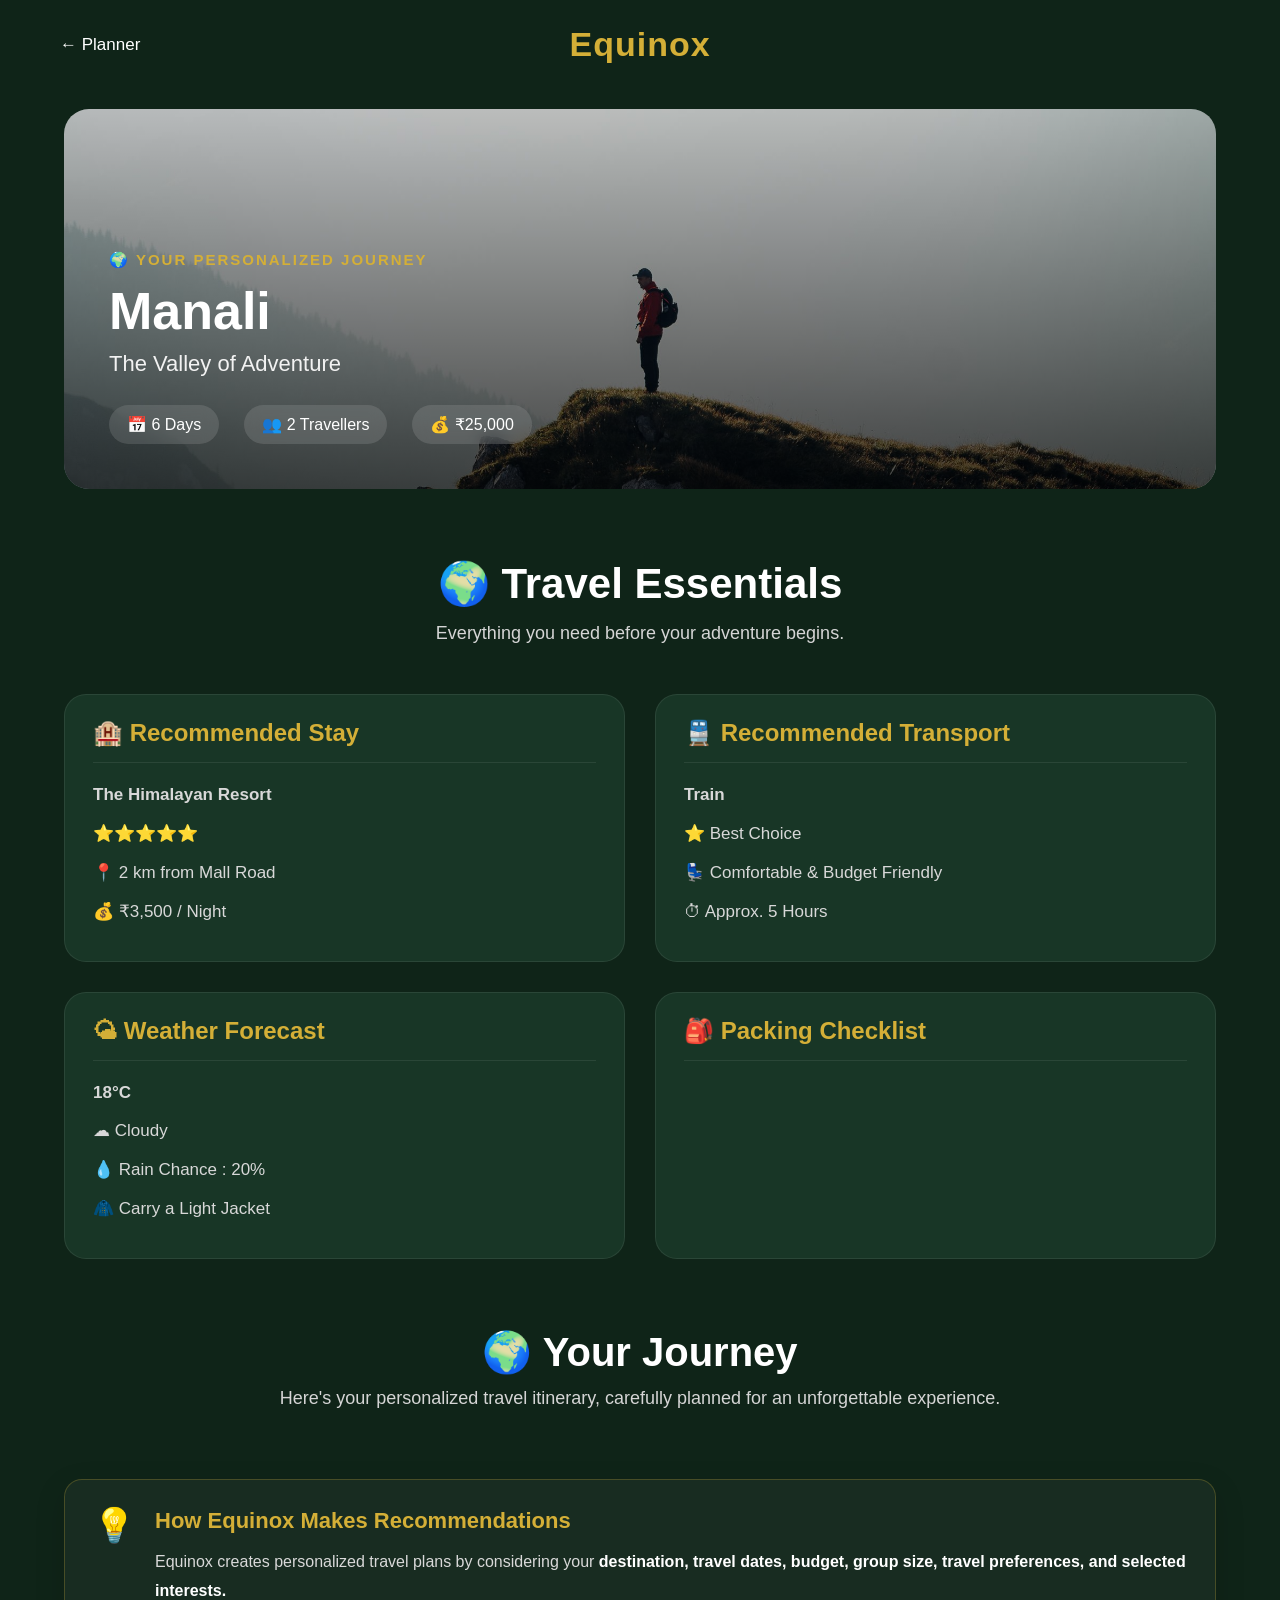
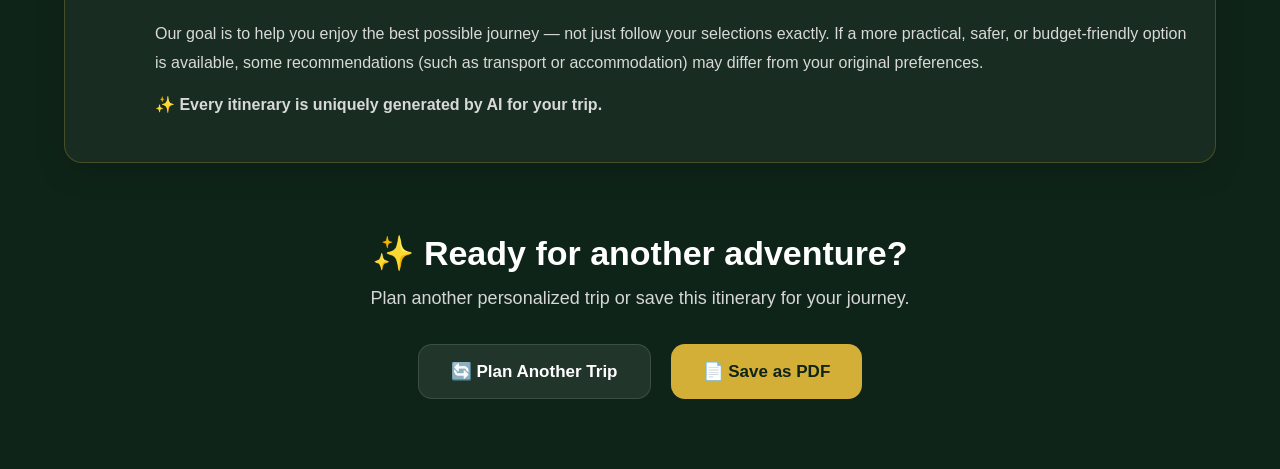
<file: itinerary.html>
<!DOCTYPE html>
<html lang="en">

<head>

    <meta charset="UTF-8">

    <meta name="viewport" content="width=device-width, initial-scale=1.0">

    <title>Equinox | Your Travel Plan</title>

    <link rel="stylesheet" href="css/style.css">

    <link rel="stylesheet" href="css/itinerary.css">

</head>

<body>
    <!-- Header -->

    <header class="page-header">

    <a href="planner.html" class="back-link">
        ← Planner
    </a>

    <h1>Equinox</h1>

    <div class="header-space"></div>

</header>

    <!-- Hero Section -->

    <section class="itinerary-hero">

        <div class="hero-overlay">

            <div class="hero-content">

                <p class="hero-label">
                    🌍 YOUR PERSONALIZED JOURNEY
                </p>

                <h2 class="hero-title" id="heroDestination">
    Manali
</h2>

                <p class="hero-subtitle" id="heroSubtitle">
                    The Valley of Adventure
                </p>

                <div class="hero-trip-info">

                    <span id="heroDays">📅 6 Days</span>

<span id="heroTravellers">👥 2 Travellers</span>

<span id="heroBudget">💰 ₹25,000</span>

                </div>

            </div>

        </div>

    </section>

    <!-- Trip Essentials -->

<section class="trip-essentials">

    <h2 class="essentials-heading">
    🌍 Travel Essentials
    </h2>

    <p class="essentials-subtitle">
        Everything you need before your adventure begins.
    </p>

    <div class="essentials-grid">

        <!-- Stay -->

        <div class="essential-card">

            <h3>🏨 Recommended Stay</h3>

<p class="essential-title" id="hotelName">
    The Himalayan Resort
</p>

<p>⭐⭐⭐⭐⭐</p>

<p id="hotelDistance">📍 2 km from Mall Road</p>

<p id="hotelPrice">💰 ₹3,500 / Night</p>

        </div>

        <!-- Transport -->

        <div class="essential-card">

            <h3>🚆 Recommended Transport</h3>

<p class="essential-title" id="transportType">
    Train
</p>

<p>⭐ Best Choice</p>

<p id="transportReason">💺 Comfortable & Budget Friendly</p>

<p id="transportTime">⏱ Approx. 5 Hours</p>

        </div>

        <!-- Weather -->

        <div class="essential-card">

            <h3>🌤 Weather Forecast</h3>

<p class="essential-title" id="weatherTemp">
    18°C
</p>

<p id="weatherCondition">☁ Cloudy</p>

<p id="rainChance">💧 Rain Chance : 20%</p>

<p id="weatherAdvice">🧥 Carry a Light Jacket</p>
        </div>

        <!-- Packing -->

        <div class="essential-card">

            <h3>🎒 Packing Checklist</h3>
            <div id="packingList"></div>
        </div>

    </div>

<section class="journey-section">

    <h2 class="journey-heading">
        🌍 Your Journey
    </h2>

    <p class="journey-subtitle">
        Here's your personalized travel itinerary, carefully planned for an unforgettable experience.
    </p>

    <div id="itineraryContainer">

    </div>

</section>

<!-- AI Recommendation Notice -->

<div class="ai-notice">

    <div class="notice-icon">
        💡
    </div>

    <div class="notice-content">

        <h3>
            How Equinox Makes Recommendations
        </h3>

        <p>

            Equinox creates personalized travel plans by considering your
            <strong>destination, travel dates, budget, group size,
            travel preferences, and selected interests.</strong>

        </p>

        <p>

            Our goal is to help you enjoy the best possible journey —
            not just follow your selections exactly.

            If a more practical, safer, or budget-friendly option is available,
            some recommendations (such as transport or accommodation)
            may differ from your original preferences.

        </p>

        <p class="notice-footer">

            ✨ Every itinerary is uniquely generated by AI for your trip.

        </p>

    </div>

</div>

<div class="final-section">

    <h2>✨ Ready for another adventure?</h2>

    <p>
        Plan another personalized trip or save this itinerary for your journey.
    </p>

    <div class="final-buttons">

        <button id="planAgainBtn" class="action-btn secondary-btn">

            🔄 Plan Another Trip

        </button>

        <button id="downloadBtn" class="action-btn primary-btn">

            📄 Save as PDF

        </button>

    </div>

</div>
<script src="js/itinerary.js"></script>

</body>
</html>
</file>
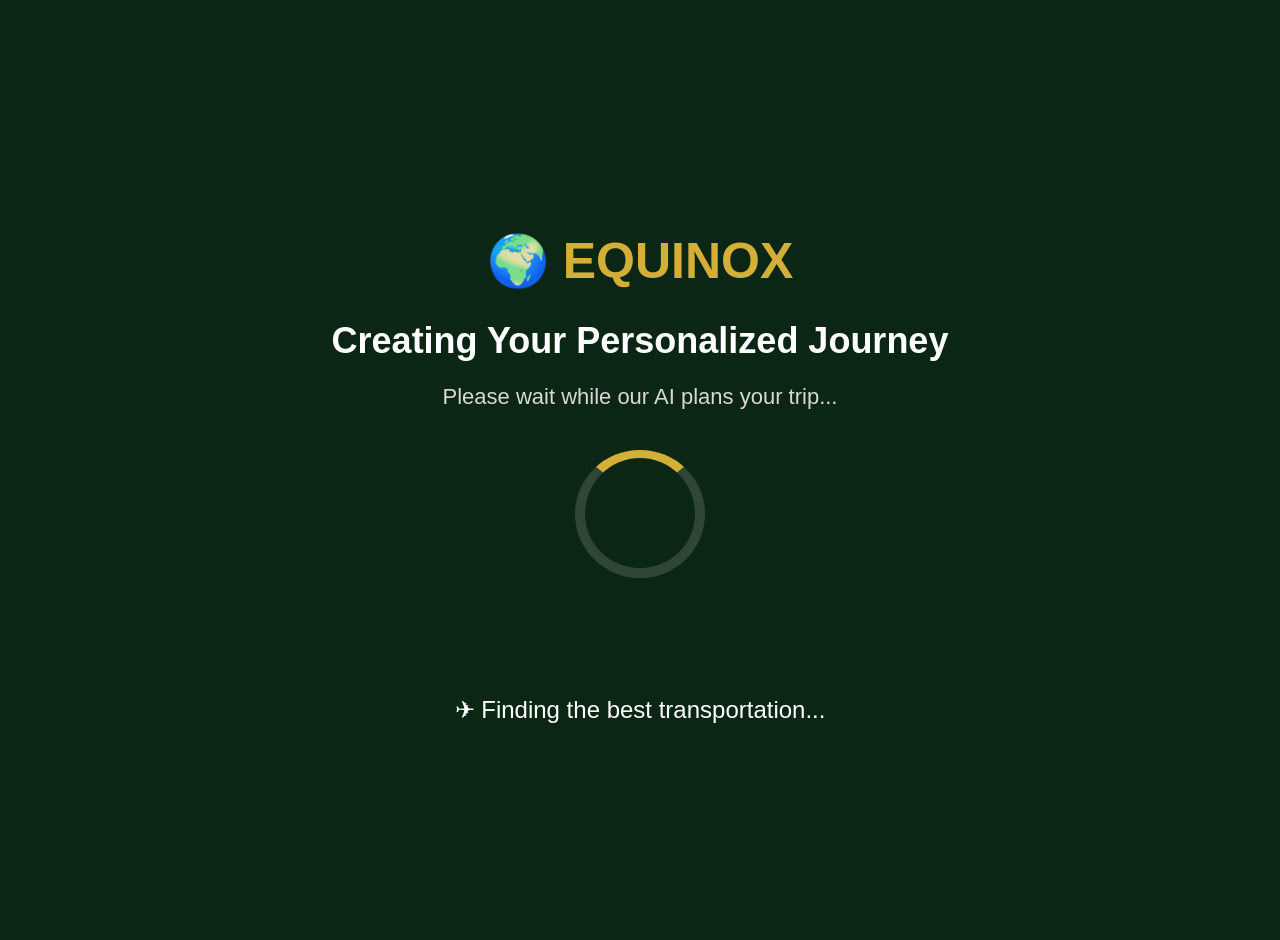
<file: loading.html>
<!DOCTYPE html>
<html lang="en">

<head>

    <meta charset="UTF-8">

    <meta name="viewport"
        content="width=device-width, initial-scale=1.0">

    <title>Equinox | Creating Journey</title>

    <link rel="stylesheet"
        href="css/loading.css">

</head>

<body>

    <div class="loading-container">

        <h1>🌍 EQUINOX</h1>

        <h2>Creating Your Personalized Journey</h2>

        <p>Please wait while our AI plans your trip...</p>

        <div class="loader"></div>

        <div class="steps">

    <div class="steps" id="steps">

</div>

</div>

    </div>
<script src="js/gemini.js"></script>
<script src="js/loading.js"></script>

</body>

</html>
</file>
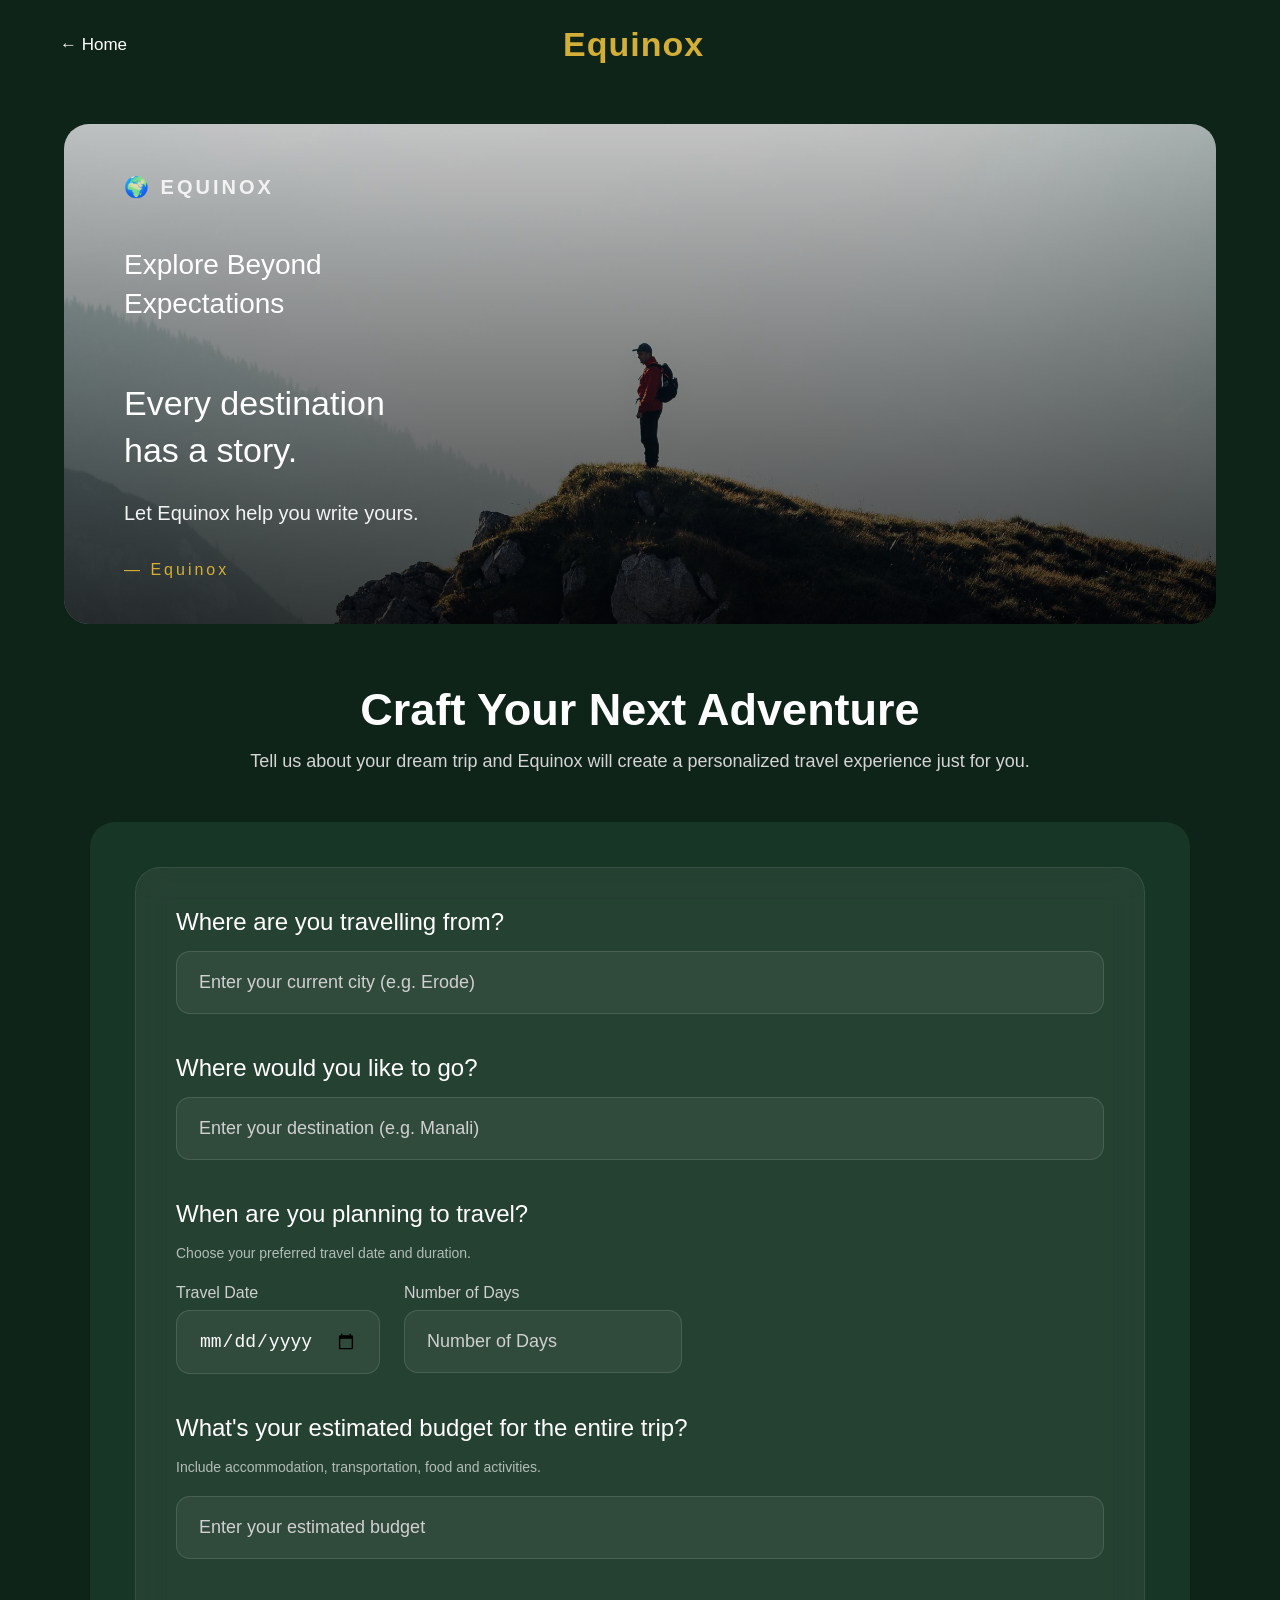
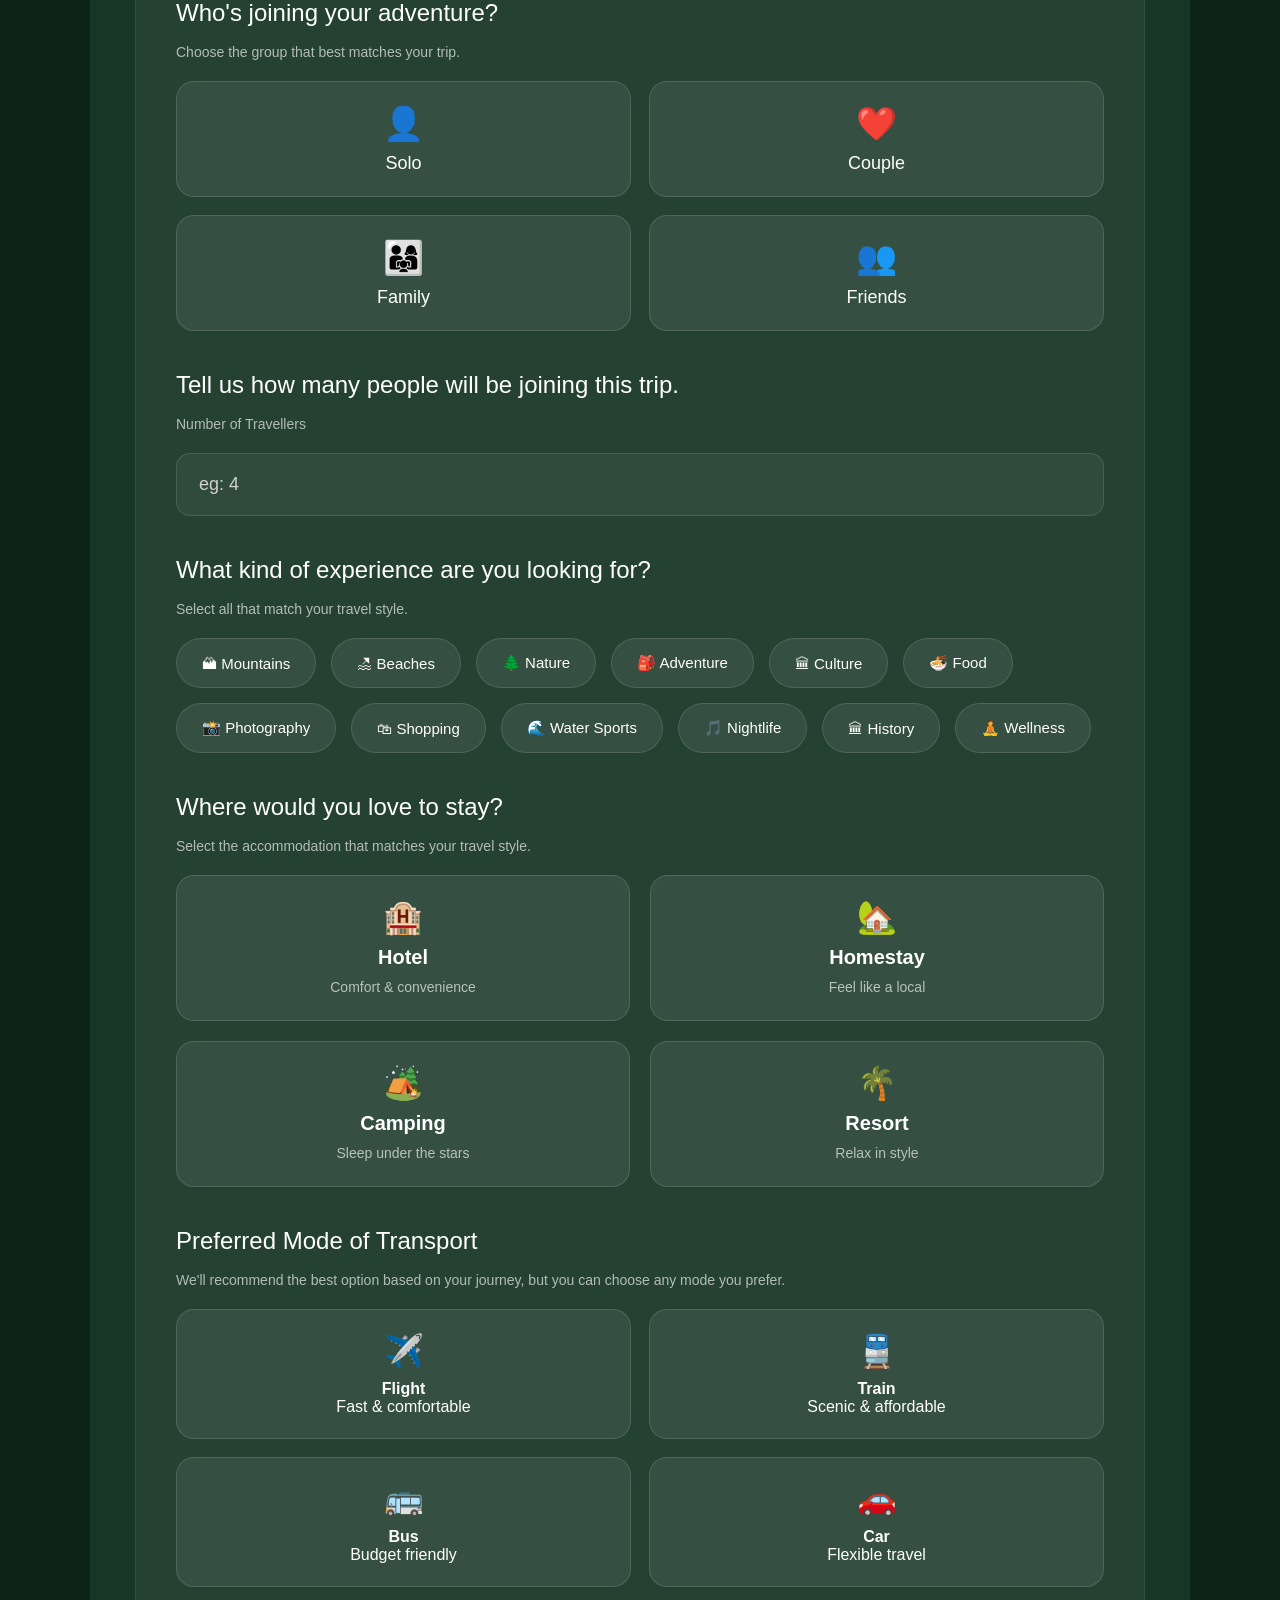
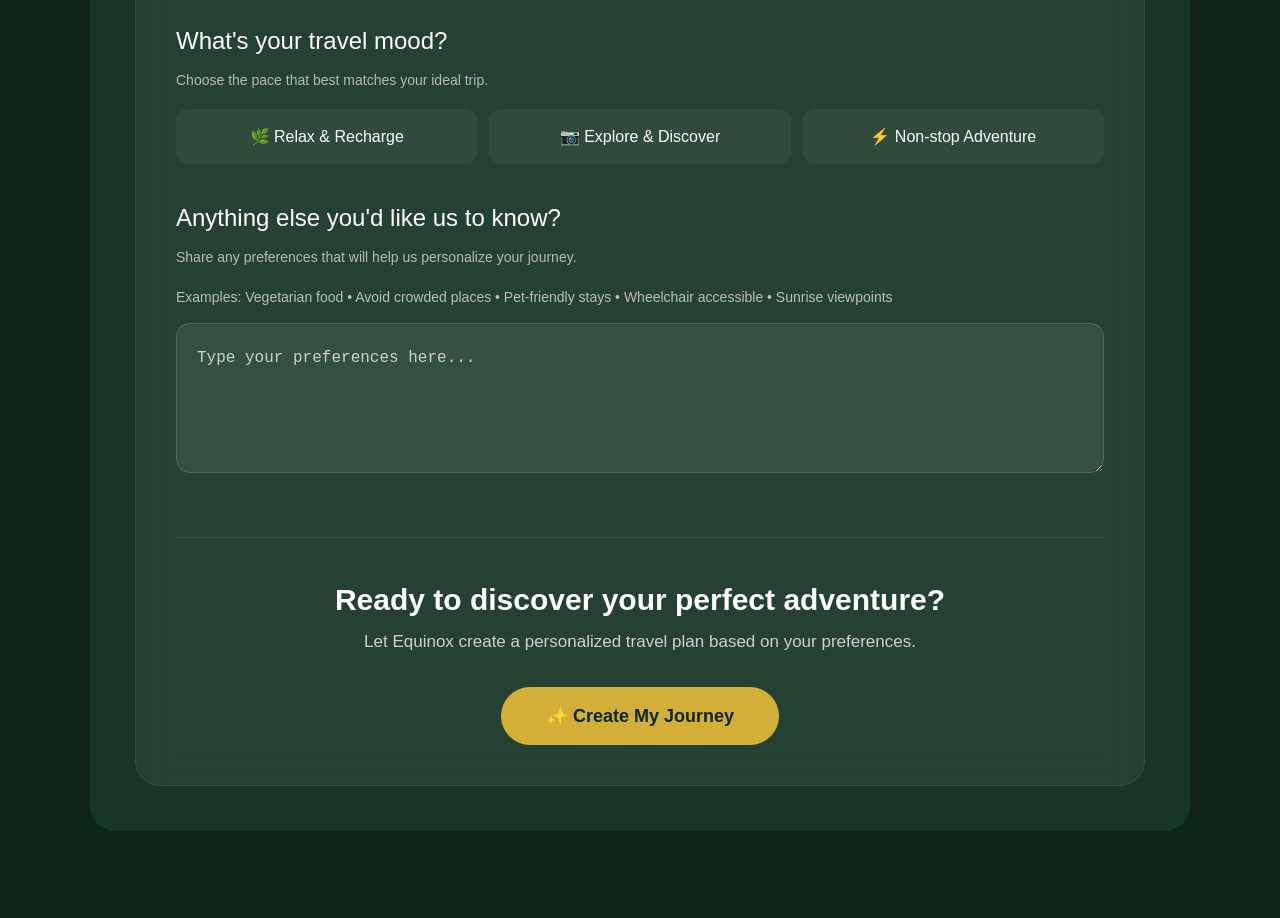
<file: planner.html>
<!DOCTYPE html>
<html lang="en">

<head>

    <meta charset="UTF-8">

    <meta name="viewport" content="width=device-width, initial-scale=1.0">

    <title>Equinox Planner</title>

    <link rel="stylesheet" href="css/style.css">

</head>

<body>

<header class="page-header">

    <a href="index.html" class="back-link">
        ← Home
    </a>

    <h1>Equinox</h1>

    <div class="header-space"></div>

</header>


<!-- Hero Section -->

<section class="planner-hero">

    <div class="planner-image">

        <div class="image-overlay">

            <div class="image-top">

                <p class="image-brand">🌍 EQUINOX</p>

                <h3>Explore Beyond Expectations</h3>

            </div>

            <div class="image-bottom">

                <h2>
                    Every destination has a story.
                </h2>

                <p>
                    Let Equinox help you write yours.
                </p>

                <span>— Equinox</span>

            </div>

        </div>

    </div>

</section>


<!-- Planner Heading -->

<section class="planner-title">

    <h2>Craft Your Next Adventure</h2>

    <p>
        Tell us about your dream trip and Equinox will create
        a personalized travel experience just for you.
    </p>

</section>


<!-- Planner Form -->

<section class="planner-container">

    
    <div class="planner-form">
<div class="planner-card">

    <!-- Current Location -->

<div class="form-section">

    <h3>Where are you travelling from?</h3>

    <input
        type="text"
        id="current-location"
        placeholder="Enter your current city (e.g. Erode)">

</div>

    <!-- Destination -->
    <div class="form-section">
        <h3>Where would you like to go?</h3>

        <input
            type="text"
            id="destination"
            placeholder="Enter your destination (e.g. Manali)">
    </div>

    <!-- Travel Dates -->
    <div class="form-section">
        <h3>When are you planning to travel?</h3>

        <p class="section-note">
            Choose your preferred travel date and duration.
        </p>

        <div class="input-row">

            <div class="input-box">
    <label for="travel-date">Travel Date</label>
    <input type="date" id="travel-date">
</div>

            <div class="input-box">
    <label for="days">Number of Days</label>
    <input
        type="number"
        id="days"
        placeholder="Number of Days"
        min="1">
</div>

        </div>
    </div>

    <!-- Budget -->
<div class="form-section">

    <h3>What's your estimated budget for the entire trip?</h3>

    <p class="section-note">
        Include accommodation, transportation, food and activities.
    </p>

    <input
        type="number"
        id="budget"
        placeholder="Enter your estimated budget"
        min="0">

</div>



<!-- Travel Group -->
<div class="form-section">

    <h3>Who's joining your adventure?</h3>

    <p class="section-note">
        Choose the group that best matches your trip.
    </p>

    <div class="travel-group">

        <button type="button" class="group-card" data-group="Solo">
            <span class="group-icon">👤</span>
            <span class="group-title">Solo</span>
        </button>

        <button type="button" class="group-card" data-group="Couple">
            <span class="group-icon">❤️</span>
            <span class="group-title">Couple</span>
        </button>

        <button type="button" class="group-card" data-group="Family">
            <span class="group-icon">👨‍👩‍👧</span>
            <span class="group-title">Family</span>
        </button>

        <button type="button" class="group-card" data-group="Friends">
            <span class="group-icon">👥</span>
            <span class="group-title">Friends</span>
        </button>

    </div>

</div>

<!-- Travelers -->
<div class="form-section">

    <h3>Tell us how many people will be joining this trip.</h3>

    <p class="section-note">
        Number of Travellers    </p>

    <input
        type="number"
        id="travellers"
        placeholder="eg: 4"
        min="1">

</div>

<!-- Travel Interests -->
<div class="form-section">

    <h3>What kind of experience are you looking for?</h3>

    <p class="section-note">
        Select all that match your travel style.
    </p>

    <div class="interest-grid">

        <button type="button" class="interest-btn" data-interest="Mountains">🏔 Mountains</button>
        <button type="button" class="interest-btn" data-interest="Beaches">🏖 Beaches</button>
        <button type="button" class="interest-btn" data-interest="Nature">🌲 Nature</button>
        <button type="button" class="interest-btn" data-interest="Adventure">🎒 Adventure</button>
        <button type="button" class="interest-btn" data-interest="Culture">🏛 Culture</button>
        <button type="button" class="interest-btn" data-interest="Food">🍜 Food</button>
        <button type="button" class="interest-btn" data-interest="Photography">📸 Photography</button>
        <button type="button" class="interest-btn" data-interest="Shopping">🛍 Shopping</button>
        <button type="button" class="interest-btn" data-interest="Water Sports">🌊 Water Sports</button>
        <button type="button" class="interest-btn" data-interest="Nightlife">🎵 Nightlife</button>
        <button type="button" class="interest-btn" data-interest="History">🏛 History</button>
        <button type="button" class="interest-btn" data-interest="Wellness">🧘 Wellness</button>

    </div>

</div>

<!-- Accommodation -->

<div class="form-section">

    <h3>Where would you love to stay?</h3>

    <p class="section-note">
        Select the accommodation that matches your travel style.
    </p>

    <div class="accommodation-grid">

        <button type="button" class="stay-card" data-stay="Hotel">

            <span class="stay-icon">🏨</span>

            <h4>Hotel</h4>

            <p>Comfort & convenience</p>

        </button>

        <button type="button" class="stay-card" data-stay="Homestay">

            <span class="stay-icon">🏡</span>

            <h4>Homestay</h4>

            <p>Feel like a local</p>

        </button>

        <button type="button" class="stay-card" data-stay="Camping">

            <span class="stay-icon">🏕️</span>

            <h4>Camping</h4>

            <p>Sleep under the stars</p>

        </button>

        <button type="button" class="stay-card" data-stay="Resort">

            <span class="stay-icon">🌴</span>

            <h4>Resort</h4>

            <p>Relax in style</p>

        </button>

    </div>

</div>

<div class="form-section">

    <h3>Preferred Mode of Transport</h3>

    <p class="section-note">
        We'll recommend the best option based on your journey,
but you can choose any mode you prefer.
    </p>

    <div class="travel-group">

        <div class="travel-card" data-transport="Flight">
            <span class="travel-icon">✈️</span>
            <h4>Flight</h4>
            <p>Fast & comfortable</p>
        </div>

        <div class="travel-card" data-transport="Train">
            <span class="travel-icon">🚆</span>
            <h4>Train</h4>
            <p>Scenic & affordable</p>
        </div>

        <div class="travel-card" data-transport="Bus">
            <span class="travel-icon">🚌</span>
            <h4>Bus</h4>
            <p>Budget friendly</p>
        </div>

        <div class="travel-card" data-transport="Car">
            <span class="travel-icon">🚗</span>
            <h4>Car</h4>
            <p>Flexible travel</p>
        </div>

    </div>

</div>

<!-- Travel Mood -->

<div class="form-section">

    <h3>What's your travel mood?</h3>

    <p class="section-note">
        Choose the pace that best matches your ideal trip.
    </p>

    <div class="mood-selector">

        <div class="mood-option" data-mood="Relax & Recharge">
            🌿 Relax & Recharge
        </div>

        <div class="mood-option" data-mood="Explore & Discover">
            📷 Explore & Discover
        </div>

        <div class="mood-option" data-mood="Non-stop Adventure">
            ⚡ Non-stop Adventure
        </div>

    </div>

</div>

<div class="form-section">

    <h3>Anything else you'd like us to know?</h3>

    <p class="section-note">
    Share any preferences that will help us personalize your journey.
</p>

<p class="example-note">
    Examples: Vegetarian food • Avoid crowded places • Pet-friendly stays • Wheelchair accessible • Sunrise viewpoints
</p>

<textarea id="preferences" rows="6"
placeholder="Type your preferences here..."></textarea>

</div>

<div class="planner-footer">

    <h2>Ready to discover your perfect adventure?</h2>

    <p>
        Let Equinox create a personalized travel plan based on your preferences.
    </p>

    <button class="generate-btn" id="createJourney">
    ✨ Create My Journey
</button>

</div>

</div>
    </div>
    
</section>
<script src="js/gemini.js"></script>
<script src="js/planner.js"></script>
</body>

</html>
</file>
<file: css/style.css>
*{
    margin:0;
    padding:0;
    box-sizing:border-box;
}

body{
    background-color:#0F2418;
    color:white;
    font-family:Arial, sans-serif;
}
nav{
    padding:25px 60px;
}

nav h2{
    color:#0F2418;
    font-size:24px;
    font-weight:600;
    letter-spacing:1px;
}
nav h2{
    transition:0.3s;
    cursor:pointer;
}

nav h2:hover{
    color:white;
}
.hero{
    text-align:center;
    margin-top:120px;
}

.hero h1{
    font-family:'Bodoni Moda', serif;
    font-size:80px;
    font-weight:600;
    color:white;
}

.hero h1::after{
    content:"";
    display:block;
    width:120px;
    height:2px;
    background:#b9992e;
    margin:0 auto 0;
}

.hero p{
    margin-top:15px;
    font-size:20px;
    color:#cfcfcf;
    letter-spacing:1px;
}

.hero button{
    margin-top:40px;
    padding:16px 42px;
    background:#D4AF37;
    color:#0B1426;
    border:none;
    border-radius:40px;
    font-size:17px;
    font-weight:600;
    cursor:pointer;

    transition:0.3s;
}

.hero button:hover{
    transform:translateY(-3px);
}

.destinations{
    width:80%;
    margin:120px auto;
}

.destinations h2{
    text-align:center;
    margin-bottom:40px;
    color:#D4AF37;
    font-size:32px;
}

.cards{
    display:flex;
    gap:20px;
}

.left-column{
    flex:2;
    display:flex;
    flex-direction:column;
    gap:20px;
}

.right-column{
    flex:1;
    display:flex;
    flex-direction:column;
    gap:20px;
}

.large{
    height:300px;
}

.small{
    height:140px;
}

.card{
    border-radius:20px;
    display:flex;
    justify-content:center;
    align-items:center;
    overflow:hidden;
    position:relative;
    cursor:pointer;
}

.card::before{
    content:"";
    position:absolute;
    top:0;
    left:0;
    width:100%;
    height:100%;
    background:rgba(0,0,0,0.30);
}

.card h3{
    position:absolute;
    bottom:25px;
    left:25px;

    color:white;
    font-size:28px;
    font-weight:600;

    z-index:2;
}

.manali{
    background-image:url("../assets/images/manali.jpg");
    background-size:cover;
    background-position:center;
    transition:transform 0.5s ease;
}

.ooty{
    background-image:url("../assets/images/ooty.jpg");
    background-size:cover;
    background-position:center;
    transition:transform 0.5s ease;
}

.kashmir{
    background-image:url("../assets/images/kashmir.jpg");
    background-size:cover;
    background-position:center;
    transition:transform 0.5s ease;
}

.munnar{
    background-image:url("../assets/images/munnar.jpg");
    background-size:cover;
    background-position:center;
    transition:transform 0.5s ease;
}

.goa{
    background-image:url("../assets/images/goa.jpg");
    background-size:cover;
    background-position:center;
    transition:transform 0.5s ease;
}

.jaipur{
    background-image:url("../assets/images/jaipur.jpg");
    background-size:cover;
    background-position:center;
    transition:transform 0.5s ease;
}

.card{
    transition:transform 0.4s ease,
               box-shadow 0.4s ease;
}

.card:hover{
    transform:translateY(-8px);
    box-shadow:0 15px 35px rgba(0,0,0,0.35);
}

.card-text{
    position:absolute;
    left:25px;
    bottom:25px;
    z-index:2;
}

.card-text h3{
    margin:0;
    font-size:30px;
    color:white;
}

.card-text p{
    margin-top:6px;
    color:#dddddd;
    font-size:15px;
}

.stats{
    width:80%;
    margin:100px auto;

    display:flex;
    justify-content:space-evenly;
    align-items:center;
}

.stat-card{
    text-align:center;
}

.stat-card h2{
    color:#D4AF37;
    font-size:52px;
    margin-bottom:10px;
}

.stat-card p{
    color:#d8d8d8;
    font-size:18px;
}

.why-us{
    width:85%;
    margin:120px auto;
}

.why-us h2{
    text-align:center;
    color:#D4AF37;
    margin-bottom:50px;
    font-size:36px;
}

.why-container{
    display:flex;
    gap:30px;
}

.why-card{
    background:#183626;
    padding:35px;
    border-radius:20px;
    flex:1;
    transition:.3s;
}

.why-card:hover{
    transform:translateY(-8px);
}

.why-card h3{
    color:white;
    margin-bottom:20px;
}

.why-card p{
    color:#cfcfcf;
    line-height:1.8;
}

footer{
    margin-top:120px;
    padding:50px;
    text-align:center;
    background:#09150f;
}

footer h2{
    color:#D4AF37;
    margin-bottom:10px;
}

footer p{
    color:#bbbbbb;
}

html{
    scroll-behavior:smooth;
}


/* ==========================
        Planner Page
========================== */
.page-header{

    display:flex;

    justify-content:space-between;

    align-items:center;

    padding:25px 60px;

}
.page-header h1{

    color:#D4AF37;

    font-size:34px;

    font-weight:700;

    letter-spacing:1px;

}
.back-link{

    color:white;

    text-decoration:none;

    font-size:17px;

    transition:.3s;

}
.back-link:hover{

    color:#D4AF37;

}
.header-space{

    width:80px;

}

.planner-title{

    width:90%;

    margin:auto;

    text-align:center;

    margin-bottom:50px;

}

.planner-title h2{

    font-size:45px;

    color:white;

    margin-bottom:15px;

}

.planner-title p{

    color:#d5d5d5;

    font-size:18px;

}
.planner-hero{

    width:90%;

    margin:35px auto 60px;

}

.planner-container{

    width:90%;

    max-width:1100px;

    margin:0 auto 80px;

}
.planner-image{

    width:100%;

    height:500px;

    border-radius:25px;

    overflow:hidden;

    position:relative;

    background-image:url("../assets/images/mountain.jpg");

    background-size:cover;

    background-position:center;

}

.image-overlay{

    position:absolute;

    inset:0;

    background:linear-gradient(
        to top,
        rgba(0,0,0,0.72),
        rgba(0,0,0,0.15)
    );

    display:flex;

    flex-direction:column;

    justify-content:space-between;

    padding:45px 60px;
}
.image-top{
    display:flex;
    flex-direction:column;
    gap:10px;
}

.image-brand{
    color:#D4AF37;
    font-size:18px;
    font-weight:600;
    letter-spacing:3px;
    margin:0;
}

.image-top h3{
    color:white;
    font-size:28px;
    font-weight:400;
    line-height:1.4;
    margin:0;
    max-width:280px;
}
.image-overlay h2{

    color:white;

    font-size:34px;

    font-weight:500;

    line-height:1.4;

    margin-bottom:20px;

    max-width:320px;
}
.image-overlay p{

    color:#f2f2f2;

    font-size:20px;

    line-height:1.8;

    margin-bottom:30px;

    max-width:360px;

}
.image-overlay span{

    color:#D4AF37;

    font-size:16px;

    letter-spacing:3px;

}
.planner-form{

    background:#183626;

    border-radius:25px;

    padding:45px;

}

.planner-card{

    width:100%;
    min-height: 650px;

    border-radius:25px;

    padding:40px;

    background:rgba(255,255,255,0.06);

   -webkit-backdrop-filter: blur(15px);
backdrop-filter: blur(15px);

    border:1px solid rgba(255,255,255,0.08);

    box-sizing:border-box;

}
.form-section{
    margin-bottom:40px;
}

.form-section:last-child{
    margin-bottom:0;
}

.form-section h3{
    color:white;
    font-size:24px;
    font-weight:500;
    margin-bottom:15px;
}

.form-section input{

    width:100%;

    padding:20px 22px;

    font-size:18px;

    color:white;

    background:rgba(255,255,255,0.05);

    border:1px solid rgba(255,255,255,0.12);

    border-radius:14px;

    outline:none;

    box-sizing:border-box;

}
.form-section input::placeholder{

    color:#d0d0d0;

}
.form-section input:focus{

    border:1px solid #D4AF37;

    box-shadow:0 0 15px rgba(212,175,55,0.3);

}
.input-row{

    display:flex;

    gap:24px;

    margin-top:20px;

}
.input-group{

    flex:1;

}
.section-note{

    color:rgba(255,255,255,0.65);

    font-size:14px;

    line-height:1.5;

    margin-bottom:18px;

}
.input-box label{
    display:block;
    color:#cfcfcf;
    font-size:16px;
    margin-bottom:8px;
}

.interest-grid{
    display:flex;
    flex-wrap:wrap;
    gap:15px;
}

.interest-btn{
    background:rgba(255,255,255,0.08);
    border:1px solid rgba(255,255,255,0.12);
    color:white;

    padding:15px 25px;

    border-radius:30px;

    font-size:15px;

    cursor:pointer;

    transition:0.3s ease;
}
.interest-btn.selected{

    background: rgba(212,175,55,.15);

    border: 2px solid #D4AF37;

    color: #D4AF37;

    transform: translateY(-3px);

    box-shadow: 0 8px 20px rgba(212,175,55,.2);

}
.interest-btn:hover{
    background:#D4AF37;
    color:#0F2418;
    transform:translateY(-2px);
}

/* Travel Group */

.travel-group{

    display:grid;

    grid-template-columns:repeat(2,1fr);

    gap:18px;

}

.group-card{

    background:rgba(255,255,255,0.08);

    border:1px solid rgba(255,255,255,0.12);

    border-radius:18px;

    padding:22px;

    cursor:pointer;

    transition:.3s;

    display:flex;

    flex-direction:column;

    align-items:center;

    justify-content:center;

}
.group-card.selected {

    border: 2px solid #D4AF37;

    background: rgba(212, 175, 55, 0.12);

    color: #D4AF37;

    transform: translateY(-3px);

    box-shadow: 0 8px 25px rgba(212, 175, 55, 0.2);

}

.group-card:hover{

    transform:translateY(-4px);

    border:1px solid #D4AF37;

    background:rgba(212,175,55,0.15);
    box-shadow:0 8px 20px rgba(212,175,55,0.18);

}
.group-icon{

    font-size:33px;

    margin-bottom:10px;

}

.group-title{

    color:white;

    font-size:18px;

    font-weight:500;

}

.group-card.active{
    border:1px solid #D4AF37;
    background:rgba(212,175,55,0.15);
    box-shadow:0 0 18px rgba(212,175,55,0.25);
    transform:translateY(-3px);
}

.interest.active{
    border:1px solid #D4AF37;
    background:rgba(212,175,55,0.15);
    box-shadow:0 0 18px rgba(212,175,55,0.25);
    color:white;
}

/* Accommodation */

.accommodation-grid{

    display:grid;

    grid-template-columns:repeat(2,1fr);

    gap:20px;

}

.stay-card{

    background:rgba(255,255,255,0.08);

    border:1px solid rgba(255,255,255,0.12);

    border-radius:18px;

    padding:22px;

    cursor:pointer;

    transition:0.3s;

    text-align:center;

}
.stay-card.selected{
    border: 2px solid #D4AF37;

    background: rgba(212, 175, 55, 0.12);

    color: #D4AF37;

    transform: translateY(-3px);

    box-shadow: 0 8px 25px rgba(212, 175, 55, 0.2);

}
.stay-card:hover{

    transform:translateY(-4px);

    border:1px solid #D4AF37;

    background:rgba(212,175,55,0.15);
    box-shadow:0 8px 20px rgba(212,175,55,0.18);
}

.stay-icon{

    font-size:32px;

    display:block;

    margin-bottom:10px;

}

.stay-card h4{

    color:white;

    font-size:20px;

    margin-bottom:8px;

    font-weight:600;

}

.stay-card p{

    color:rgba(255,255,255,0.65);

    font-size:14px;

    line-height:1.5;

}

.stay-card.active{

    border:1px solid #D4AF37;

    background:rgba(212,175,55,0.15);

    box-shadow:0 0 18px rgba(212,175,55,0.25);

    transform:translateY(-3px);

}

.travel-card{
    background:rgba(255,255,255,.08);
    border:1px solid rgba(255,255,255,.12);
    border-radius:18px;
    padding:22px;
    cursor:pointer;
    transition:.3s;
    text-align:center;
}

.travel-card.selected{
    border: 2px solid #D4AF37;

    background: rgba(212, 175, 55, 0.12);

    color: #D4AF37;

    transform: translateY(-3px);

    box-shadow: 0 8px 25px rgba(212, 175, 55, 0.2);

}

.travel-card:hover{
    transform:translateY(-4px);
    border:1px solid #D4AF37;
    background:rgba(212,175,55,.15);
    box-shadow:0 8px 20px rgba(212,175,55,.18);
}

.travel-icon{
    font-size:32px;
    display:block;
    margin-bottom:10px;
}

.mood-selector{

    display:flex;

    gap:12px;

    margin-top:18px;

}
.mood-option{

    flex:1;

    padding:18px;

    text-align:center;

    cursor:pointer;

    border-radius:12px;

    background:rgba(255,255,255,.05);

    color:white;

    transition:all .3s ease;

}

.mood-option:hover{

    background:rgba(212,175,55,.12);

}

.mood-option.selected{

    background:rgba(212,175,55,.15);

    color:#D4AF37 !important;

    border:2px solid #D4AF37;

    transform:translateY(-3px);

    box-shadow:0 10px 25px rgba(212,175,55,.18);

}


.form-section textarea{

    width:100%;

    padding:20px;

    background:rgba(255,255,255,.08);

    border:1px solid rgba(255,255,255,.12);

    border-radius:14px;

    color:white;

    font-size:16px;

    resize:vertical;

    min-height:140px;

    outline:none;

    box-sizing:border-box;

}

.form-section textarea::placeholder{

    color:#cfcfcf;

    line-height:1.8;

}

.form-section textarea:focus{

    border:1px solid #D4AF37;

    box-shadow:0 0 15px rgba(212,175,55,.25);

}
.example-note{

    color:#bdbdbd;

    font-size:14px;

    margin-bottom:15px;

    line-height:1.6;

}

.planner-footer{

    text-align:center;

    margin-top:60px;

    padding-top:45px;

    border-top:1px solid rgba(255,255,255,.08);

}

.planner-footer h2{

    color:white;

    font-size:30px;

    margin-bottom:15px;

}

.planner-footer p{

    color:#d0d0d0;

    font-size:17px;

    margin-bottom:35px;

}

.generate-btn{

    background:#D4AF37;

    color:#0b2615;

    border:none;

    padding:18px 45px;

    border-radius:50px;

    font-size:18px;

    font-weight:700;

    cursor:pointer;

    transition:.3s;

}

.generate-btn:hover{

    transform:translateY(-5px);

    box-shadow:0 12px 25px rgba(212,175,55,.35);

}


/* ==========================
   Mobile Responsive
========================== */

@media (max-width:768px){

    .hero{
        margin-top:70px;
        padding:0 20px;
    }

    .hero h1{
        font-size:56px;
        line-height:1.1;
    }

    .hero h1::after{
        width:90px;
        margin-top:10px;
    }

    .hero p{
        font-size:18px;
        line-height:1.5;
    }

    .hero button{
        margin-top:30px;
        padding:14px 32px;
        font-size:16px;
    }

}

/* ==========================
   Home Page Mobile Fixes
========================== */

@media (max-width:768px){

    /* Destination Section */

    .destinations{
        width:92%;
        margin:80px auto;
    }

    .destinations h2{
        font-size:28px;
        margin-bottom:30px;
    }

    .cards{
        gap:12px;
    }

    .left-column{
        gap:12px;
    }

    .right-column{
        gap:12px;
    }

    .large{
        height:260px;
    }

    .small{
        height:124px;
    }

    .card-text{
    position:absolute;
    left:18px;
    right:18px;
    bottom:18px;

    display:flex;
    flex-direction:column;
    justify-content:flex-end;
}

    .card-text h3{
    font-size:22px;
    margin:0;
    line-height:1.1;
}

    .card-text p{
    margin-top:4px;
    font-size:13px;
    line-height:1.2;
}
.small .card-text h3{
    font-size: 20px;
}
.small .card-text p{
    font-size:12px;
}


    /* Statistics */
.stats{
    width:95%;
    margin:70px auto;

    display:flex;
    justify-content:space-evenly;
    align-items:center;
}

.stat-card{
    display:flex;
    flex-direction:column;
    align-items:center;
    justify-content:center;
    text-align:center;
    flex:1;
}

.stat-card h2{
    font-size:42px;
    margin-bottom:6px;
    line-height:1;
}

.stat-card p{
    font-size:15px;
    margin:0;
}


    /* Why Choose Equinox */

    .why-us{
        width:92%;
        margin:80px auto;
    }

    .why-us h2{
        font-size:30px;
        margin-bottom:30px;
    }

    
    .why-container{
    flex-direction: column;
    gap:20px;
}

.why-card{
    width:100%;
    padding:28px;
}

    

    .why-card h3{
        font-size:22px;
    }

    .why-card p{
        font-size:15px;
        line-height:1.6;
    }


    /* Footer */

    footer{
        padding:40px 20px;
    }

    .planner-container,
.planner-hero{
    width:95%;
}

.planner-form{
    padding:20px;
}

.planner-card{
    padding:20px;
    min-height:auto;
}

.planner-title h2{
    font-size:30px;
}
.form-section h3{
    font-size:20px;
}
.planner-title p{
    font-size:16px;
}
.form-section input{
    padding:16px;
    font-size:16px;
}
.form-section textarea{
    font-size:16px;
    padding:16px;
}
.input-row{
    flex-direction:column;
    gap:18px;
}
.interest-grid{
    display:grid;
    grid-template-columns:repeat(2,1fr);
    gap:12px;
}
.interest-btn{
    width:100%;
    padding:12px;
    text-align:center;
    font-size:14px;
}
.mood-selector{
    display:grid;
    grid-template-columns:repeat(2,1fr);
    gap:12px;
}
.group-card,
.stay-card,
.travel-card{
    padding:16px;
}
.group-icon,
.stay-icon,
.travel-icon{
    font-size:26px;
}
.group-title,
.stay-card h4{
    font-size:17px;
}
.image-overlay{
    padding:25px;
}
.planner-image{
    height:350px;
}
.image-overlay h2{
    font-size:26px;
}

.image-overlay p{
    font-size:16px;
}
.page-header{
    padding:20px;
}

.page-header h1{
    font-size:28px;
}

.back-link{
    font-size:15px;
}
}
</file>
<file: css/itinerary.css>
/* ===========================
   HEADER
=========================== */
.page-header{

    display:flex;

    justify-content:space-between;

    align-items:center;

    padding:25px 60px;

}
.page-header h1{

    color:#D4AF37;

    font-size:34px;

    font-weight:700;

    letter-spacing:1px;

}
.back-link{

    color:white;

    text-decoration:none;

    font-size:17px;

    transition:.3s;

}
.back-link:hover{

    color:#D4AF37;

}
.header-space{

    width:80px;

}

/* ===========================
   HERO SECTION
=========================== */

.itinerary-hero{

    width:90%;
    max-width:1200px;

    height:380px;

    margin:20px auto 60px;

    border-radius:25px;

    overflow:hidden;

    position:relative;

    background-image:url("../assets/images/mountain.jpg");

    background-size:cover;

    background-position:center;

}
.hero-overlay{

    position:absolute;

    inset:0;

    background:linear-gradient(
        to top,
        rgba(0,0,0,.70),
        rgba(0,0,0,.18)
    );

    display:flex;

    align-items:flex-end;

}
.hero-content{

    padding:45px;

}
.hero-label{

    color:#D4AF37;

    font-size:15px;

    letter-spacing:2px;

    margin-bottom:12px;

    font-weight:600;

}
.hero-title{

    color:white;

    font-size:52px;

    margin-bottom:10px;

}
.hero-subtitle{

    color:#f2f2f2;

    font-size:22px;

    margin-bottom:28px;

}
.hero-trip-info{

    display:flex;

    gap:25px;

    flex-wrap:wrap;

}
.hero-trip-info span{

    background:rgba(255,255,255,.12);

    padding:10px 18px;

    border-radius:30px;

    color:white;

    font-size:16px;

    backdrop-filter:blur(8px);

}

/* ===========================
   Journey Section
=========================== */

.journey-section{

    width:90%;

    margin:70px auto;

}

.journey-heading{

    color:white;

    font-size:40px;

    text-align:center;

    margin-bottom:12px;

}

.journey-subtitle{

    color:#d5d5d5;

    text-align:center;

    font-size:18px;

    margin-bottom:50px;

}


/* ===========================
   Day Card
=========================== */

.day-card{

    background:#183626;

    border:1px solid rgba(255,255,255,0.08);

    border-radius:22px;

    padding:35px;

    margin-bottom:35px;

}

.day-header{

    border-bottom:1px solid rgba(255,255,255,0.08);

    padding-bottom:20px;

    margin-bottom:30px;

}

.day-number{

    display:inline-block;

    background:#D4AF37;

    color:#0F2418;

    font-weight:700;

    padding:8px 18px;

    border-radius:30px;

    margin-bottom:15px;

    font-size:15px;

}

.day-header h3{

    color:white;

    font-size:30px;

}


/* ===========================
   Timeline
=========================== */

.day-content{

    display:flex;

    flex-direction:column;

    gap:25px;

}

.activity{

    display:flex;

    gap:25px;

    padding:22px 0;

    border-bottom:1px solid rgba(255,255,255,0.08);

}

.activity:last-child{

    border-bottom:none;

}

.activity-time{

    min-width:120px;

    background:rgba(212,175,55,.12);

    border:1px solid rgba(212,175,55,.25);

    color:#D4AF37;

    padding:8px 14px;

    border-radius:25px;

    text-align:center;

    font-weight:600;

    height:fit-content;

}

.activity-content h4{

    font-size:24px;

    margin-bottom:10px;

}

.activity-content p{

    color:#d5d5d5;

    line-height:1.8;

}
.activity{

    transition:.3s;

}

.activity:hover{

    transform:translateX(8px);

}

/* ===========================
   Trip Essentials
=========================== */

.trip-essentials{

    width:90%;
    margin:70px auto;

}

.essentials-heading{

    text-align:center;
    color:white;
    font-size:42px;
    margin-bottom:15px;

}

.essentials-subtitle{

    text-align:center;
    color:#d5d5d5;
    font-size:18px;
    margin-bottom:50px;

}

.essentials-grid{

    display:grid;
    grid-template-columns:repeat(2,1fr);
    gap:30px;

}

.essential-card{

    background:#183626;

    border:1px solid rgba(255,255,255,.08);

    border-radius:22px;

    padding:24px 28px;

    min-height:170px;

    transition:.3s;

}

.essential-card:hover{

    transform:translateY(-8px);

    border-color:#D4AF37;

    box-shadow:0 12px 28px rgba(212,175,55,.15);

}

.essential-card h3{

    color:#D4AF37;

    font-size:24px;

    margin-bottom:18px;

    border-bottom:1px solid rgba(255,255,255,.08);

    padding-bottom:15px;

}

.essential-title{

    color:white;

    font-size:26px;

    font-weight:700;

    margin-bottom:14px;

}

.essential-card p{

    color:#d8d8d8;

    font-size:17px;

    line-height:1.7;

    margin-bottom:10px;

}

.essential-card ul{

    list-style:none;

    padding:0;

    margin-top:15px;

}

.essential-card li{

    color:#d8d8d8;

    margin-bottom:14px;

    font-size:17px;

}

.ai-notice{

    margin-top:60px;

    padding:28px;

    display:flex;

    gap:20px;

    align-items:flex-start;

    background:rgba(255,255,255,.04);

    border:1px solid rgba(212,175,55,.25);

    border-radius:18px;

    box-shadow:0 10px 30px rgba(0,0,0,.15);

}
.notice-icon{

    font-size:34px;

    line-height:1;

}
.notice-content{

    flex:1;

}
.notice-content h3{

    color:#D4AF37;

    margin-bottom:14px;

    font-size:22px;

}
.notice-content p{

    color:#d9d9d9;

    line-height:1.8;

    margin-bottom:14px;

    font-size:16px;

}
.notice-content strong{

    color:white;

    font-weight:600;

}
.notice-footer{

    color:#D4AF37;

    font-weight:600;

    margin-top:12px;

}

.final-section{

    text-align:center;

    margin:70px 0 50px;

}
.final-section h2{

    color:white;

    font-size:34px;

    margin-bottom:15px;

}
.final-section p{

    color:#d6d6d6;

    font-size:18px;

    margin-bottom:35px;

}
.final-buttons{

    display:flex;

    justify-content:center;

    gap:20px;

    flex-wrap:wrap;

}
.action-btn{

    padding:16px 32px;

    border-radius:14px;

    border:none;

    cursor:pointer;

    font-size:17px;

    font-weight:600;

    transition:.3s;

}
.primary-btn{

    background:#D4AF37;

    color:#0f2418;

}

.primary-btn:hover{

    transform:translateY(-4px);

    box-shadow:0 12px 25px rgba(212,175,55,.35);

}
.secondary-btn{

    background:rgba(255,255,255,.08);

    color:white;

    border:1px solid rgba(255,255,255,.12);

}

.secondary-btn:hover{

    background:rgba(255,255,255,.12);

    transform:translateY(-4px);

}

@media (max-width:768px){

    .itinerary-hero{
    height:280px;
}

.hero-content{
    padding:18px;
}

.hero-title{
    font-size:28px;
    line-height:1.2;
    margin-bottom:8px;
}

.hero-subtitle{
    font-size:15px;
    line-height:1.4;
    margin-bottom:20px;
}

.hero-trip-info span{
    font-size:14px;
    padding:8px 14px;
}
.essentials-grid{
    grid-template-columns:1fr;
    gap:20px;
}
.essential-card{
    padding:22px;
}

.essential-card h3{
    font-size:22px;
}

.essential-title{
    font-size:22px;
}

.essential-card p,
.essential-card li{
    font-size:16px;
}
.activity{
    flex-direction:column;
    gap:15px;
}

.activity-time{
    width:130px;
}

.activity-content h4{
    font-size:22px;
}

.activity-content p{
    font-size:15px;
    line-height:1.7;
}
.day-header h3{
    font-size:26px;
}
.journey-heading,
.essentials-heading{
    font-size:32px;
}

.journey-subtitle,
.essentials-subtitle{
    font-size:16px;
}
.ai-notice{
    padding:20px;
    flex-direction:column;
}

.notice-content h3{
    font-size:20px;
}

.notice-content p{
    font-size:15px;
}
.final-section h2{
    font-size:30px;
}

.final-section p{
    font-size:16px;
}

.action-btn{
    width:100%;
}
.page-header{
    padding:20px;
}

.page-header h1{
    font-size:24px;
}

.back-link{
    font-size:15px;
}

.header-space{
    display:none;
}
}
</file>
<file: css/loading.css>
body{

    margin:0;
    font-family:Arial, Helvetica, sans-serif;
    background:#0b2615;
    color:white;
    display:flex;
    justify-content:center;
    align-items:center;

    min-height:100vh;
    padding:20px 0;

}

.loading-container{

    text-align:center;

    width:750px;

}

h1{

    font-size:50px;

    color:#D4AF37;

    margin-bottom:10px;

}

h2{

    font-size:36px;

    margin-bottom:18px;

}

.loading-container > p{

    font-size:22px;

    color:#d8d8d8;

    margin-bottom:30px;

}

.loader{

    width:110px;

    height:110px;

    border:10px solid rgba(255,255,255,.15);

    border-top:8px solid #D4AF37;

    border-radius:50%;

    margin:40px auto;

    animation:spin 1s linear infinite;

}

@keyframes spin{

    from{

        transform:rotate(0deg);

    }

    to{

        transform:rotate(360deg);

    }

}

.steps{

    margin-top:30px;

    text-align:left;

    display:inline-block;

}

.steps p{

    margin:18px 0;

    font-size:24px;

    font-weight: 500;

}

.steps p{

    opacity:0;

    transform:translateY(10px);

    animation:fadeIn .5s forwards;

}

@keyframes fadeIn{

    from{

        opacity:0;

        transform:translateY(10px);

    }

    to{

        opacity:1;

        transform:translateY(0);

    }

}


@media (max-width:768px){

    .loading-container{
        width:90%;
    }

    h1{
        font-size:48px;
    }

    h2{
        font-size:28px;
    }

    .loading-container > p{
        font-size:18px;
    }

    .loader{
        width:90px;
        height:90px;
        border-width:8px;
        margin:25px auto;
    }

    .steps p{
        font-size:18px;
        margin:12px 0;
    }

}
</file>
